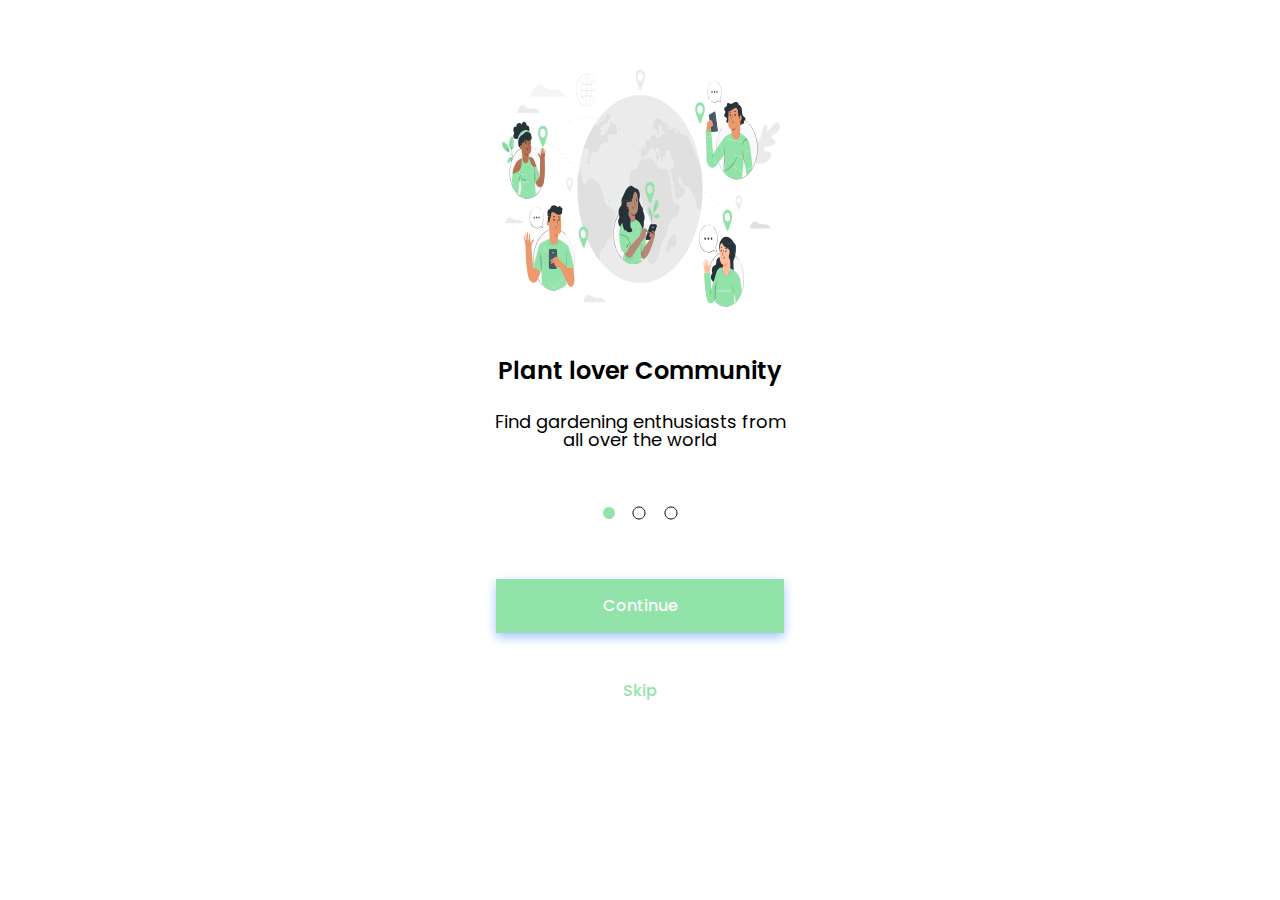
<file: index.html>
<!DOCTYPE html>
<html lang="pt-br">
<head>
    <meta charset="UTF-8">
    <meta http-equiv="X-UA-Compatible" content="IE=edge">
    <meta name="viewport" content="width=device-width, initial-scale=1.0">
    <link rel="preconnect" href="https://fonts.googleapis.com">
    <link rel="preconnect" href="https://fonts.gstatic.com" crossorigin>
    <link href="https://fonts.googleapis.com/css2?family=Poppins:wght@400;500;600&display=swap" rel="stylesheet">
    <link rel="stylesheet" href="./styles/reset.css">
    <link rel="stylesheet" href="./styles/style.css">
    <title>Plant lover Community</title>
</head>
<body>
    <main class="flex-container">
        <div class="flex-item card-one"><!--Div onde fica localizada a imagem de fundo da página-->
        </div>
        <h4 class="titulo">Plant lover Community</h4><!--Título principal da página-->
        <div class="descricao"><!--Div utilizada para delimitar o parágrafo de descrição da página-->
            <p>Find gardening enthusiasts from all over the world</p><!--Parágrafo de descrição da página-->
        </div>
        <div class="flex-list"><!--Div utilizada para delimitar a primeira navegação da página-->
            <ul><!--Lista utilizada para fazer os pontos de navegação-->
                <li><a href="index.html"><img src="./img/green-point.svg" alt="Selected"></a></li>
                <li><a href="get-fast.html"><img src="./img/white-point.svg" alt="Deselected"></a></li>
                <li><a href="buy-sell.html"><img src="./img/white-point.svg" alt="Deselected"></a></li>
            </ul>
        </div>
        <a href="get-fast.html" class="btn"><div class="button">Continue</div></a><!--Botão de navegação-->
        <p class="skip"><a href="get-fast.html">Skip</a></p><!--Link de navegação-->
    </main>
</body>
</html>
</file>
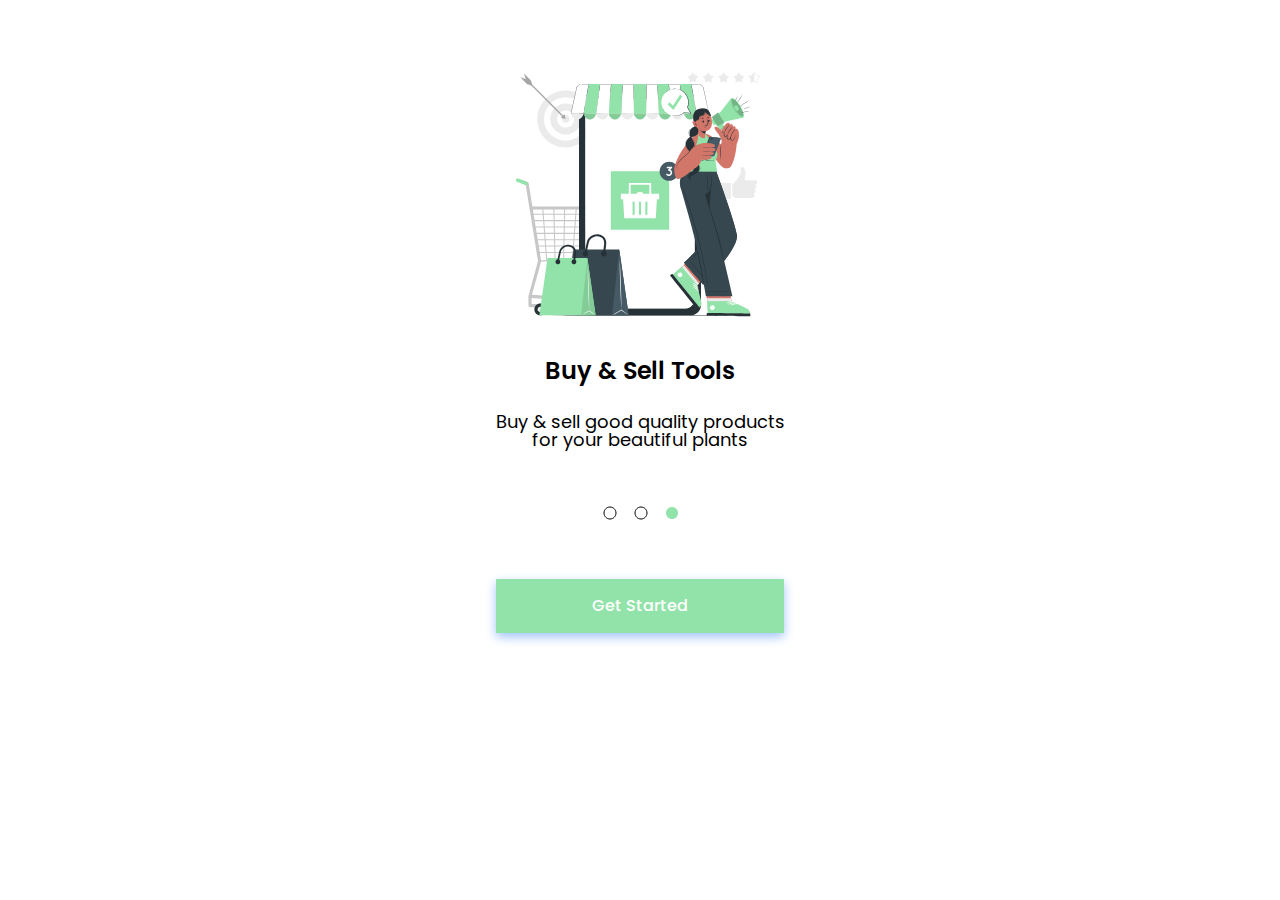
<file: buy-sell.html>
<!DOCTYPE html>
<html lang="pt-br">
<head>
    <meta charset="UTF-8">
    <meta http-equiv="X-UA-Compatible" content="IE=edge">
    <meta name="viewport" content="width=device-width, initial-scale=1.0">
    <link rel="preconnect" href="https://fonts.googleapis.com">
    <link rel="preconnect" href="https://fonts.gstatic.com" crossorigin>
    <link href="https://fonts.googleapis.com/css2?family=Poppins:wght@400;500;600&display=swap" rel="stylesheet">
    <link rel="stylesheet" href="./styles/reset.css">
    <link rel="stylesheet" href="styles/style.css">
    <title>Buy & Sell Tools</title>
</head>
<body>
    <main class="flex-container">
        <div class="flex-item card-tree"><!--Div onde fica localizada a imagem de fundo da página-->
        </div>
        <h4 class="titulo">Buy & Sell Tools</h4><!--Título principal da página-->
        <div class="descricao"><!--Div utilizada para delimitar o parágrafo de descrição da página-->
            <p>Buy & sell good quality products for your beautiful plants</p><!--Parágrafo de descrição da página-->
        </div>
        <div class="flex-list"><!--Div utilizada para delimitar a primeira navegação da página-->
            <ul><!--Lista utilizada para fazer os pontos de navegação-->
                <li><a href="index.html"><img src="./img/white-point.svg" alt="Deselected"></a></li>
                <li><a href="get-fast.html"><img src="./img/white-point.svg" alt="Deselected"></a></li>
                <li><a href="buy-sell.html"><img src="./img/green-point.svg" alt="Selected"></a></li>
            </ul>
        </div>
        <a href="index.html" class="btn"><div class="button">Get Started</div></a><!--Botão de navegação-->
    </main>
</body>
</html>
</file>
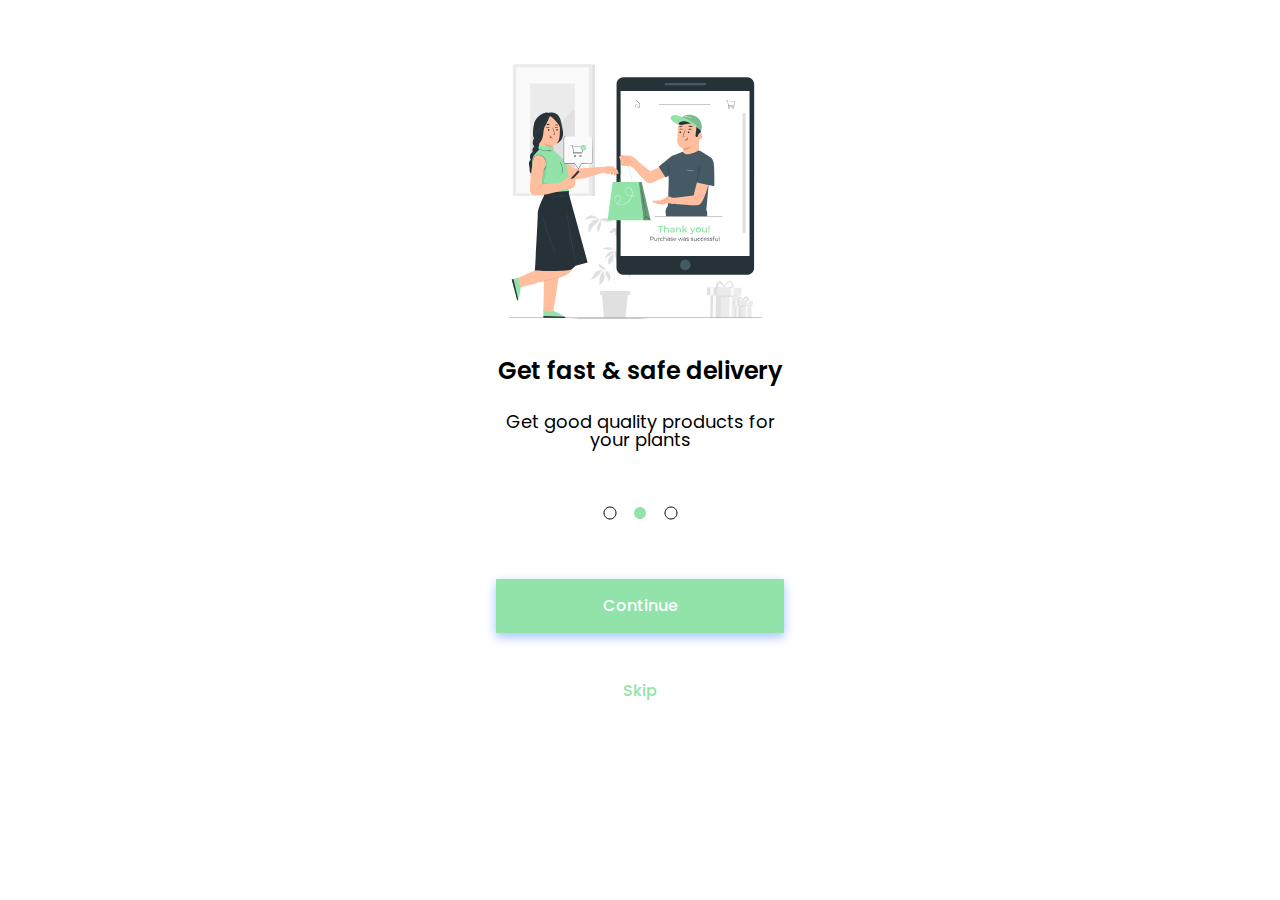
<file: get-fast.html>
<!DOCTYPE html>
<html lang="pt-br">
<head>
    <meta charset="UTF-8">
    <meta http-equiv="X-UA-Compatible" content="IE=edge">
    <meta name="viewport" content="width=device-width, initial-scale=1.0">
    <link rel="preconnect" href="https://fonts.googleapis.com">
    <link rel="preconnect" href="https://fonts.gstatic.com" crossorigin>
    <link href="https://fonts.googleapis.com/css2?family=Poppins:wght@400;500;600&display=swap" rel="stylesheet">
    <link rel="stylesheet" href="./styles/reset.css">
    <link rel="stylesheet" href="./styles/style.css">
    <title>Get fast & safe delivery</title>
</head>
<body>
    <main class="flex-container">
        <div class="flex-item card-two"><!--Div onde fica localizada a imagem de fundo da página-->
        </div>
        <h4 class="titulo">Get fast & safe delivery</h4><!--Título principal da página-->
        <div class="descricao"><!--Div utilizada para delimitar o parágrafo de descrição da página-->
            <p>Get good quality products for your plants</p><!--Parágrafo de descrição da página-->
        </div>
        <div class="flex-list"><!--Div utilizada para delimitar a primeira navegação da página-->
            <ul><!--Lista utilizada para fazer os pontos de navegação-->
                <li><a href="index.html"><img src="./img/white-point.svg" alt="Deselected"></a></li>
                <li><a href="get-fast.html"><img src="./img/green-point.svg" alt="Selected"></a></li>
                <li><a href="buy-sell.html"><img src="./img/white-point.svg" alt="Deselected"></a></li>
            </ul>
        </div>
        <a href="buy-sell.html" class="btn"><div class="button">Continue</div></a><!--Botão de navegação-->
        <p class="skip"><a href="buy-sell.html">Skip</a></p><!--Link de navegação-->
    </main>
</body>
</html>
</file>
<file: styles/style.css>
:root {
    --primary-color: #FFFFFF;
    --secondary-color: #92E3A9;
    --secondary-color-hover: #276739;
    --txt-color: #000000;
    --txt-one: 24px;
    --txt-two: 18px;
    --heavy: 600;
    --middle: 500;
    --light: 400;
}

@font-face {
    font-family: 'Poppins', sans-serif;
    src: url();
}

body {
    background-color: var(--primary-color);
    font-family: 'Poppins';
}

.flex-container {
    margin: 0 auto;
    padding: 5px;
    max-width: 415px;
    display: flex;
    flex-direction: column;
    align-items: center;
}
.flex-item {
    margin-top: 34px;
    width: 300px;
    height: 300px;
}

.card-one {
    background-image: url(../img/online-world-pana.svg);
    background-repeat: no-repeat;
    background-size: contain;
}

.card-two {
    background-image: url(../img/in-no-time-pana.svg);
    background-repeat: no-repeat;
    background-size: contain;
}

.card-tree {
    background-image: url(../img/ecommerce-campaign-cuate.svg);
    background-repeat: no-repeat;
    background-size: contain;
}

.titulo {
    margin-top: 20px;
    font-size: var(--txt-one);
    font-weight: var(--heavy);
    text-align: center;
    color: var(--txt-color);
}

.descricao {
    width: 300px;
    margin-top: 30px;
    font-size: var(--txt-two);
    font-weight: var(--light);
    text-align: center;
    color: var(--txt-color);
}

.flex-list {
    margin-top: 60px;
}

.flex-list ul {
    display: flex;
    justify-content: space-between;
    align-items: center;
    width: 75px;
    height: 10px;
}

.button {
    margin-top: 60px;
    display: flex;
    justify-content: center;
    align-items: center;
    width: 90%;
    min-width: 288px;
    max-width: 308px;
    height: 54px;
    background-color: var(--secondary-color);
    box-shadow: 0px 4px 10px #A1C3FC;
}

.button:hover {
    opacity: 80%;
}

.btn {
    color: var(--primary-color);
    font-weight: var(--middle);
}

.skip {
    margin-top: 50px;
}

.skip a {
    color: var(--secondary-color);
    font-weight: var(--middle);
}

.skip a:hover {
    font-size: 17px;
    transition: 0.5s;
    color: var(--secondary-color-hover);
}

a {
    text-decoration: none;
}
</file>
